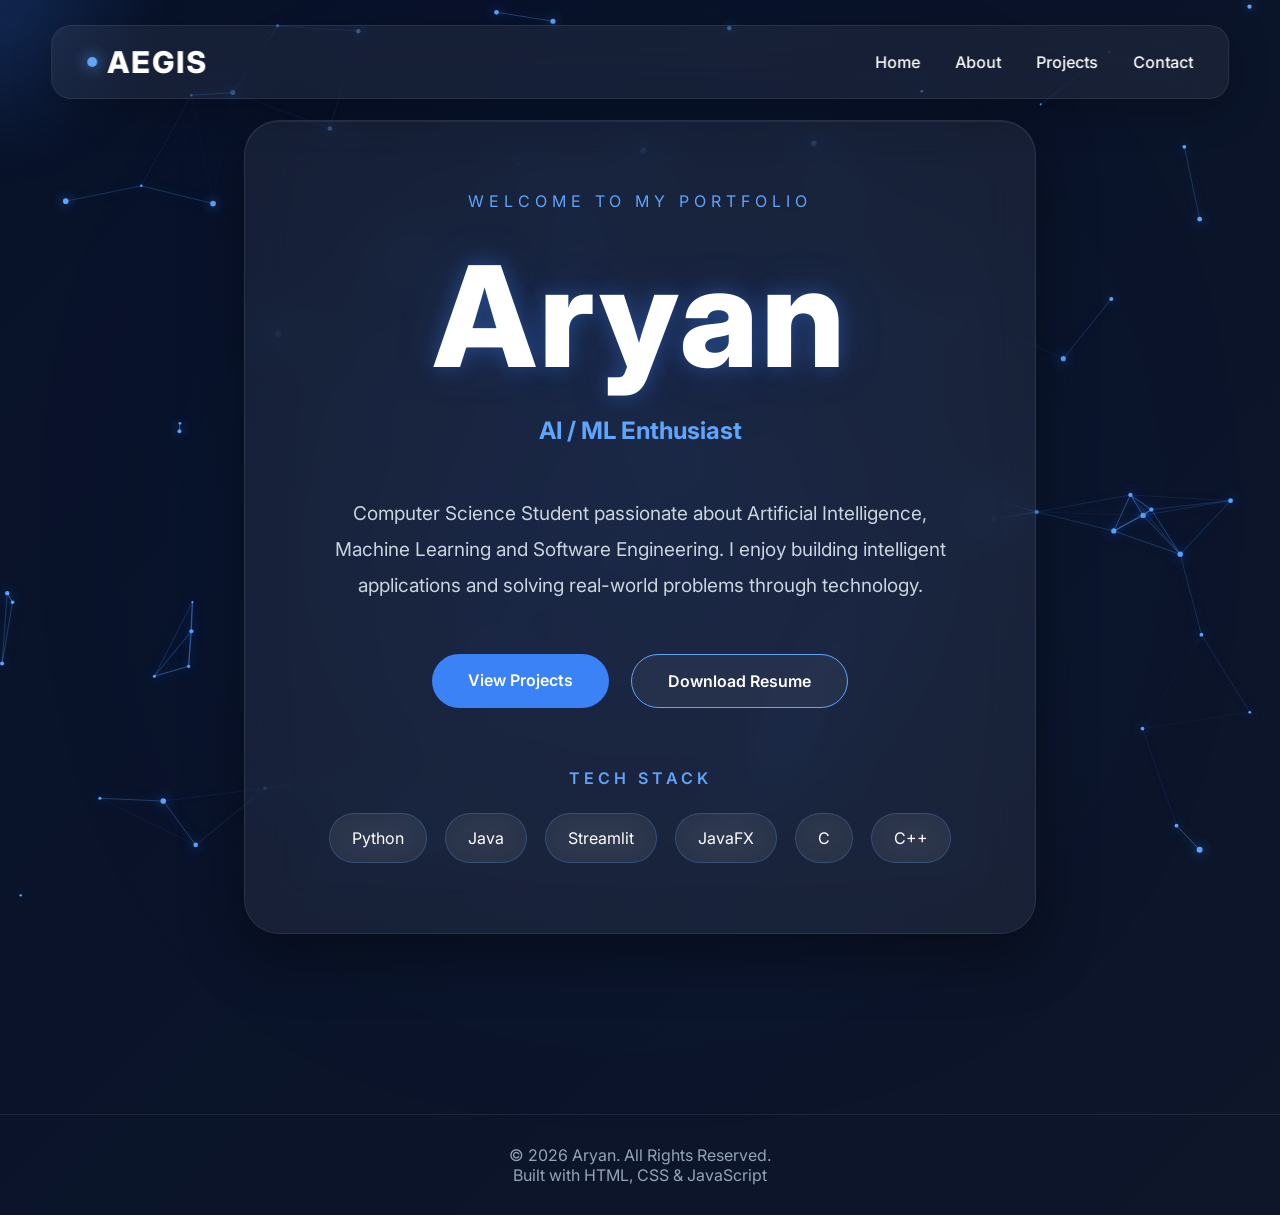
<file: index.html>
<!DOCTYPE html>
<html lang="en">

<head>

    <meta charset="UTF-8">

    <meta name="viewport"
          content="width=device-width, initial-scale=1.0">

    <title>Aryan | Project AEGIS</title>

    <meta name="description"
          content="AI/ML Engineer and Software Engineer Portfolio">

    <link rel="preconnect"
          href="https://fonts.googleapis.com">

    <link rel="preconnect"
          href="https://fonts.gstatic.com"
          crossorigin>

    <link href="https://fonts.googleapis.com/css2?family=Inter:wght@300;400;500;600;700;800&family=JetBrains+Mono:wght@400;500&family=Space+Grotesk:wght@400;500;700&display=swap"
          rel="stylesheet">

    <link rel="stylesheet"
          href="style.css">

</head>

<body>
    <!-- <script src="script.js"></script> -->

    <div id="cursor-glow"></div>
    <!-- Background Canvas -->
    <canvas id="bg-canvas"></canvas>

    <!-- Navigation -->
    <nav class="navbar">
        <div class="logo">
    <span class="logo-dot"></span>
    AEGIS
</div>

        <ul class="nav-links">
            <li><a href="index.html">Home</a></li>
<li><a href="about.html">About</a></li>
<li><a href="projects.html">Projects</a></li>
<li><a href="contact.html">Contact</a></li>
        </ul>
    </nav>

    <!-- Hero -->
    <section id="home" class="hero">
<div class="hero-glow"></div>
        <div class="hero-text">

           <p class="tag">WELCOME TO MY PORTFOLIO</p>

<h1>Aryan</h1>

<h2><span id="typing"></span></h2>

<p class="description">
    Computer Science Student passionate about Artificial Intelligence, Machine Learning and Software Engineering. I enjoy building intelligent applications and solving real-world problems through technology.
</p>
            <div class="buttons">

<a href="projects.html"
class="btn primary">

View Projects

</a>

<a href="Aryan_Resume.pdf"
   class="btn secondary"
   download>
    Download Resume
</a>
</div>

<div class="tech-stack">

    <p>Tech Stack</p>

    <div class="tech-list">

        <span>Python</span>
        <span>Java</span>
        <span>Streamlit</span>
        <span>JavaFX</span>
        <span>C</span>
        <span>C++</span>

    </div>

</div>

        </div>

    </section>

    <script src="script.js"></script>

    <footer class="footer">

    <p>© 2026 Aryan. All Rights Reserved.</p>

    <p>Built with HTML, CSS & JavaScript</p>

</footer>

</body>

</html>
</file>
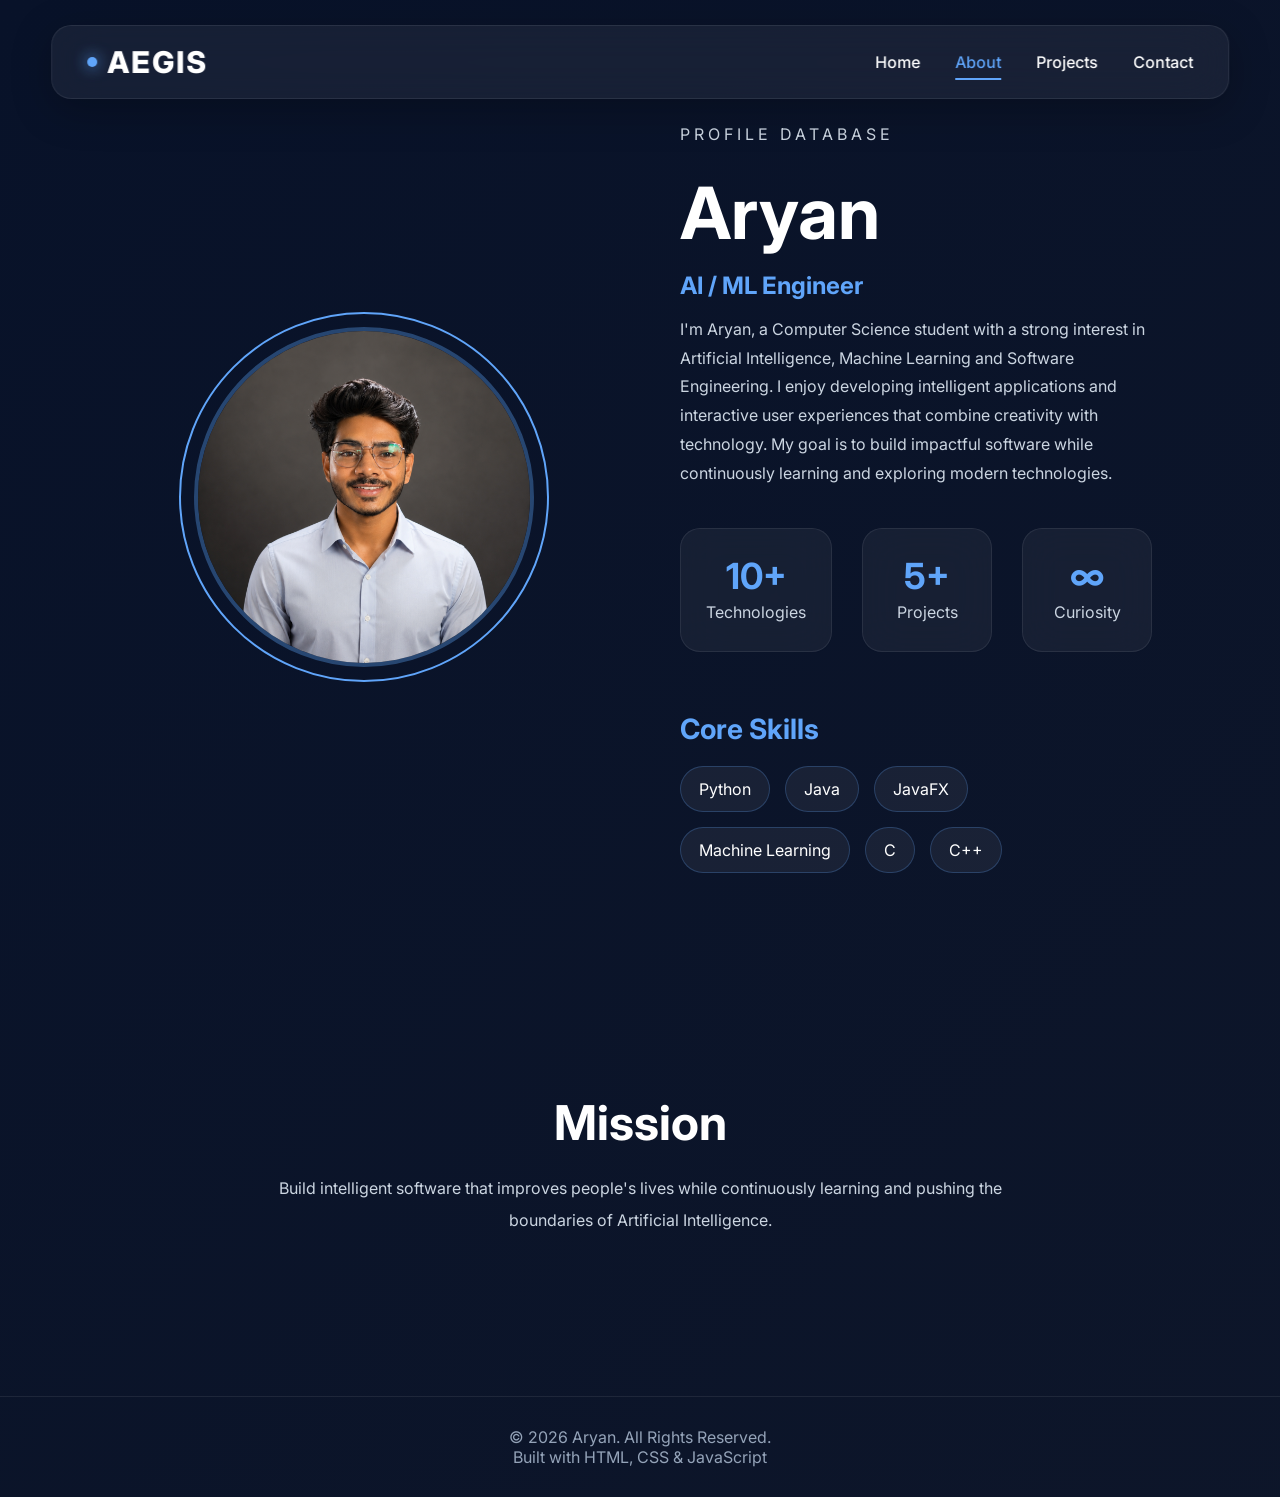
<file: about.html>
<!DOCTYPE html>
<html lang="en">

<head>

    <meta charset="UTF-8">
    <meta name="viewport" content="width=device-width, initial-scale=1.0">

    <title>About | Aryan</title>

    <link rel="stylesheet" href="style.css">

    <link rel="preconnect" href="https://fonts.googleapis.com">

    <link rel="preconnect" href="https://fonts.gstatic.com" crossorigin>

    <link href="https://fonts.googleapis.com/css2?family=Inter:wght@300;400;600;700&family=Space+Grotesk:wght@400;700&display=swap" rel="stylesheet">

</head>

<body>

<canvas id="bg-canvas"></canvas>

<nav class="navbar">

    <div class="logo">
    <span class="logo-dot"></span>
    AEGIS
</div>

    <ul class="nav-links">

        <li><a href="index.html">Home</a></li>

        <li><a href="about.html" class="active">About</a></li>

        <li><a href="projects.html">Projects</a></li>

        <li><a href="contact.html">Contact</a></li>

    </ul>

</nav>

<section class="about-page">

    <div class="profile-card">

        <div class="profile-image">

            <div class="ring"></div>

            <img src="Profile.PNG" alt="Aryan">

        </div>

    </div>

    <div class="profile-info">

        <p class="small-title">

            PROFILE DATABASE

        </p>

        <h1>

            Aryan

        </h1>

        <h2>

            AI / ML Engineer

        </h2>

        <p>

            I'm Aryan, a Computer Science student with a strong interest in Artificial Intelligence, Machine Learning and Software Engineering. I enjoy developing intelligent applications and interactive user experiences that combine creativity with technology. My goal is to build impactful software while continuously learning and exploring modern technologies.

        </p>

        <div class="stats">

            <div class="stat">

                <h3>10+</h3>

                <p>Technologies</p>

            </div>

            <div class="stat">

                <h3>5+</h3>

                <p>Projects</p>

            </div>

            <div class="stat">

                <h3>∞</h3>

                <p>Curiosity</p>

            </div>

        </div>
        <div class="skills-list">


            <h3>Core Skills</h3>

<ul>

<li>Python</li>

<li>Java</li>

<li>JavaFX</li>

<li>Machine Learning</li>

<li>C</li>

<li>C++</li>

</ul>

</div>

    </div>

</section>

<section class="mission">

<h2>Mission</h2>

<p>

Build intelligent software that improves people's lives while continuously
learning and pushing the boundaries of Artificial Intelligence.

</p>

</section>

<script src="script.js"></script>

<footer class="footer">

    <p>© 2026 Aryan. All Rights Reserved.</p>

    <p>Built with HTML, CSS & JavaScript</p>

</footer>

</body>

</html>
</file>
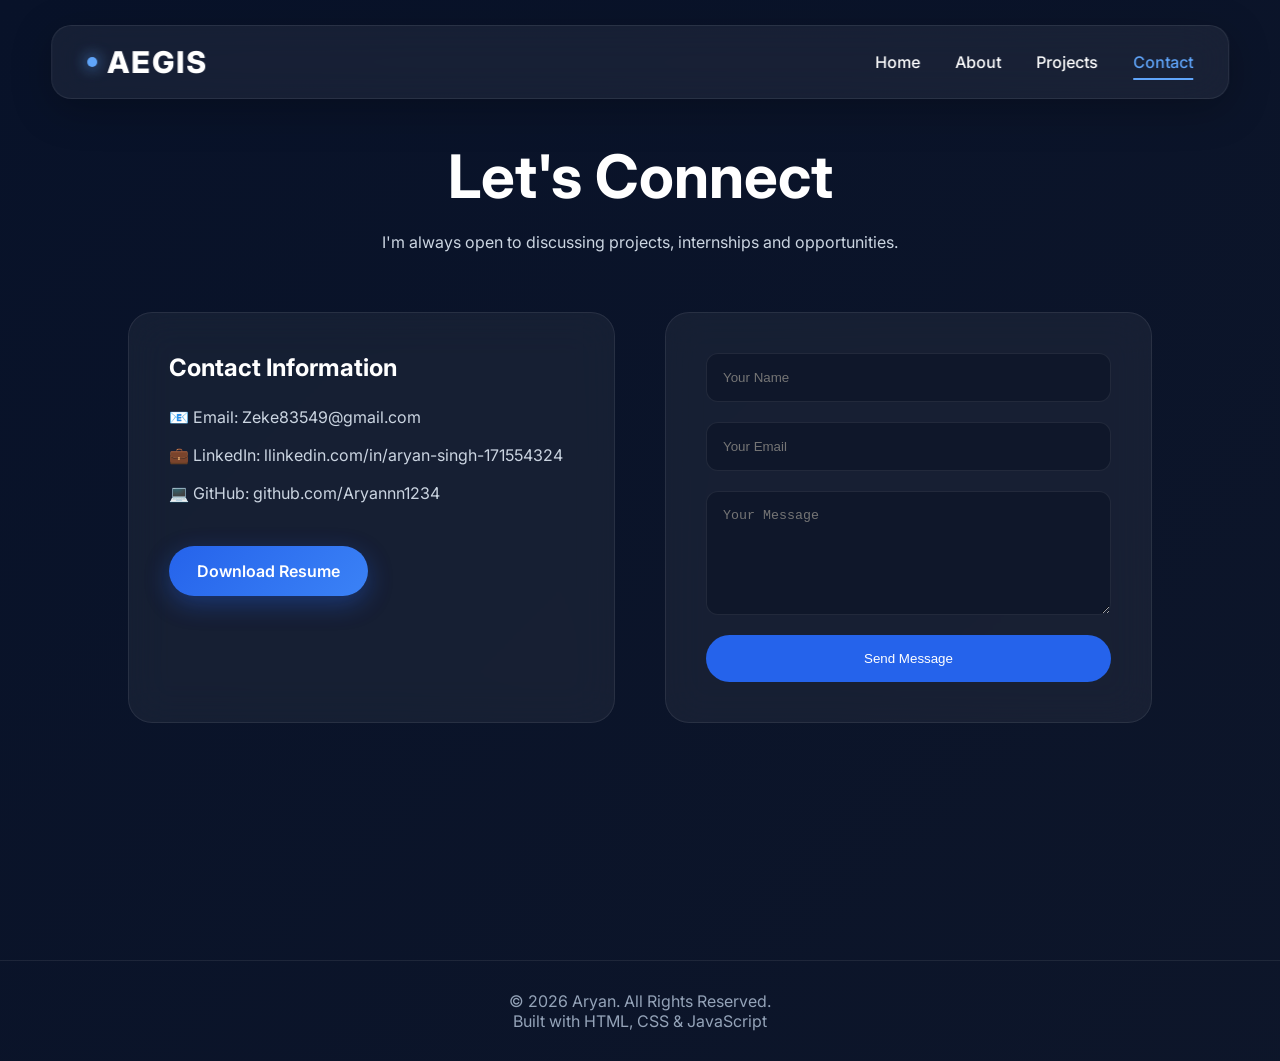
<file: contact.html>
<!DOCTYPE html>
<html lang="en">
<head>
    <meta charset="UTF-8">
    <meta name="viewport" content="width=device-width, initial-scale=1.0">
    <title>Contact | Aryan</title>

    <link rel="stylesheet" href="style.css">

    <link rel="preconnect" href="https://fonts.googleapis.com">
    <link rel="preconnect" href="https://fonts.gstatic.com" crossorigin>

    <link href="https://fonts.googleapis.com/css2?family=Inter:wght@300;400;600;700&family=Space+Grotesk:wght@400;700&display=swap" rel="stylesheet">
</head>

<body>

<canvas id="bg-canvas"></canvas>

<nav class="navbar">

    <div class="logo">
    <span class="logo-dot"></span>
    AEGIS
</div>

    <ul class="nav-links">
        <li><a href="index.html">Home</a></li>
        <li><a href="about.html">About</a></li>
        <li><a href="projects.html">Projects</a></li>
        <li><a href="contact.html" class="active">Contact</a></li>
    </ul>

</nav>

<section class="contact-page">

    <h1>Let's Connect</h1>

    <p class="contact-subtitle">
        I'm always open to discussing projects, internships and opportunities.
    </p>

    <div class="contact-container">

        <div class="contact-info">

            <h2>Contact Information</h2>

            <p>📧 Email: Zeke83549@gmail.com</p>

            <p>💼 LinkedIn: llinkedin.com/in/aryan-singh-171554324</p>

            <p>💻 GitHub: github.com/Aryannn1234</p>

           <a href="Aryan_Resume.pdf"
   class="resume-btn"
   download>
    Download Resume
</a>

        </div>

        <form
action="https://formsubmit.co/zeke83549@gmail.com"
method="POST"
class="contact-form">

<input type="hidden" name="_template" value="table">

<input type="hidden" name="_subject" value="New Portfolio Message!">

<input type="hidden" name="_captcha" value="false">

            <input type="text"
                   placeholder="Your Name"
                   required>

            <input type="email"
                   placeholder="Your Email"
                   required>

            <textarea
                placeholder="Your Message"
                rows="6"
                required></textarea>

                <input type="hidden" name="_captcha" value="false">

            <button type="submit">
                Send Message
            </button>

        </form>

    </div>

</section>

<script src="script.js"></script>

<footer class="footer">

    <p>© 2026 Aryan. All Rights Reserved.</p>

    <p>Built with HTML, CSS & JavaScript</p>

</footer>

</body>
</html>
</file>
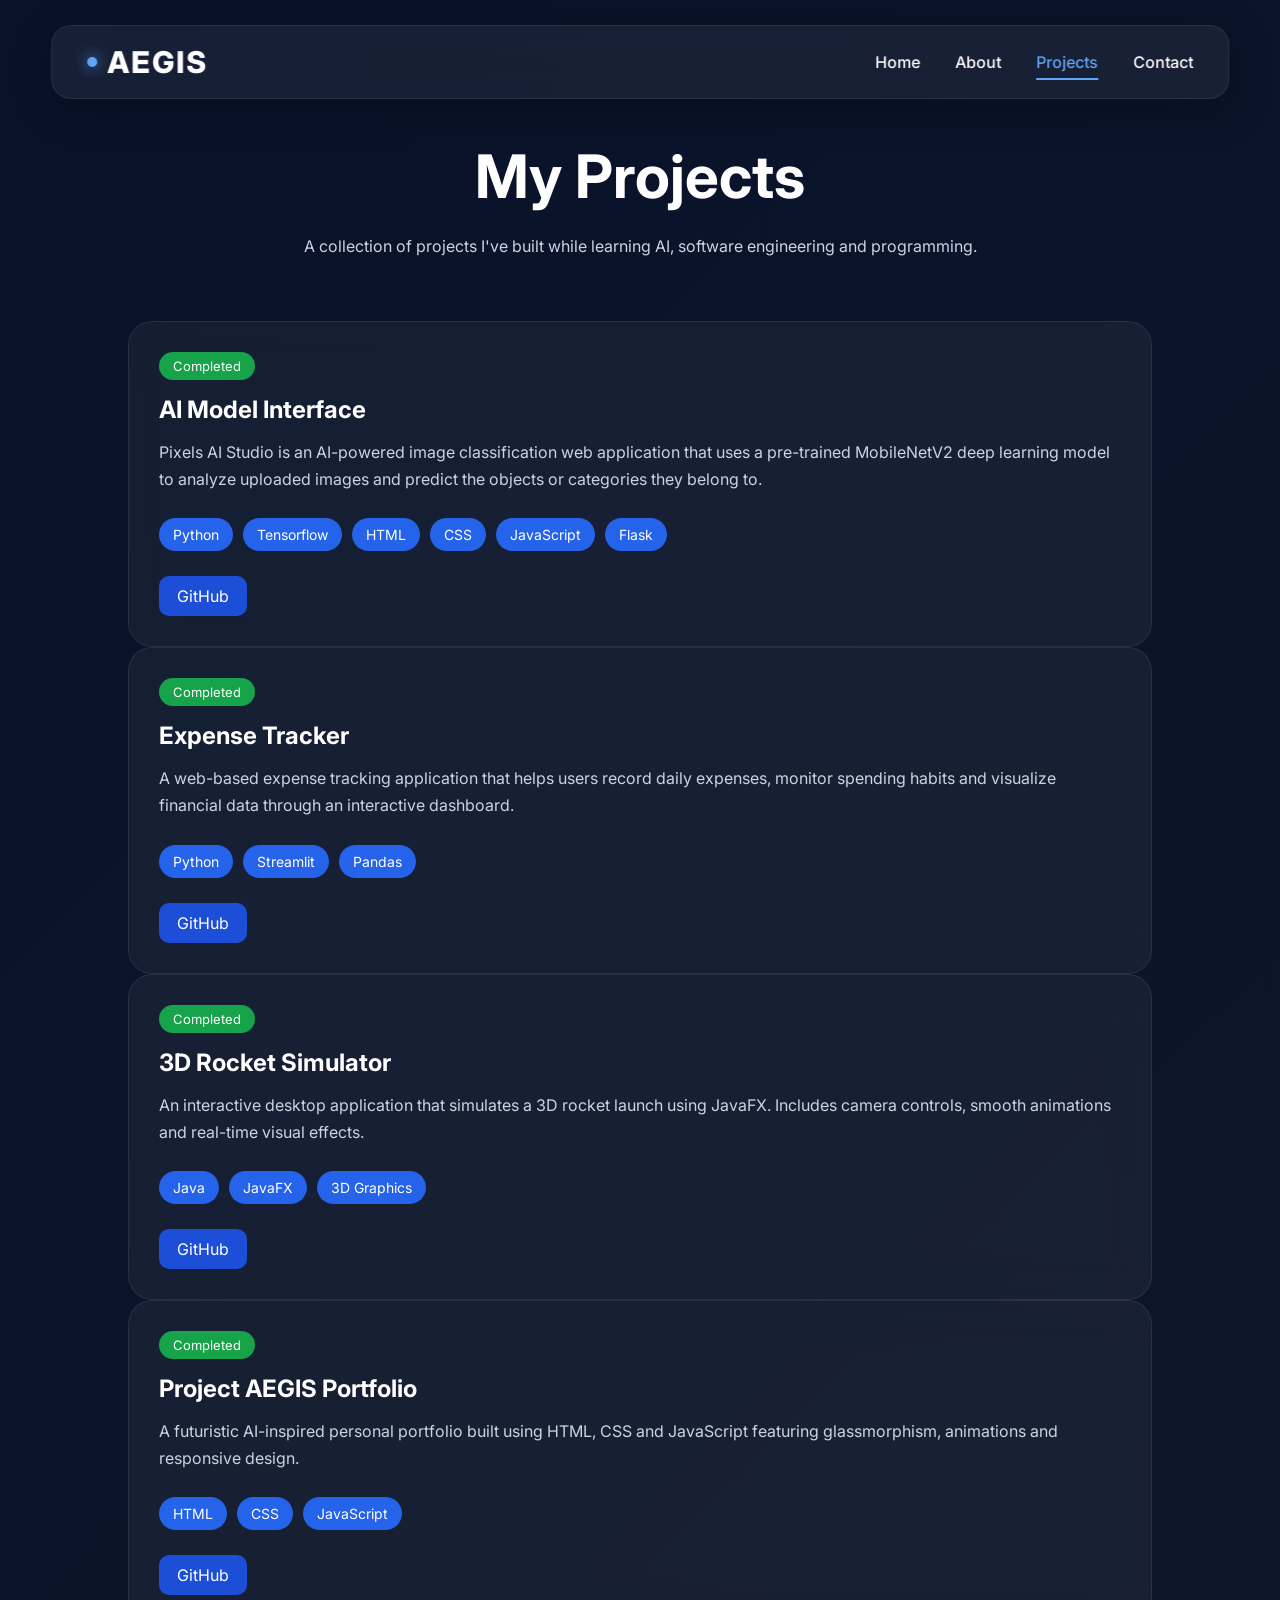
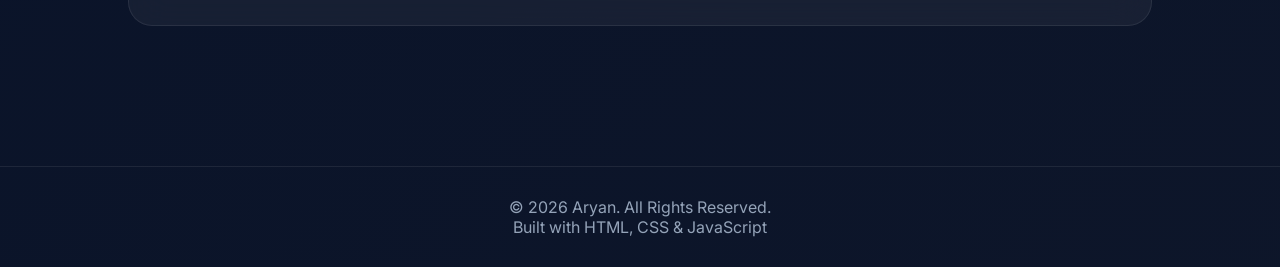
<file: projects.html>
<!DOCTYPE html>
<html lang="en">

<head>
    <meta charset="UTF-8">
    <meta name="viewport" content="width=device-width, initial-scale=1.0">
    <title>Projects | Aryan</title>

    <link rel="stylesheet" href="style.css">

    <link rel="preconnect" href="https://fonts.googleapis.com">
    <link rel="preconnect" href="https://fonts.gstatic.com" crossorigin>

    <link href="https://fonts.googleapis.com/css2?family=Inter:wght@300;400;600;700&family=Space+Grotesk:wght@400;700&display=swap" rel="stylesheet">
</head>

<body>

<canvas id="bg-canvas"></canvas>

<nav class="navbar">

   <div class="logo">
    <span class="logo-dot"></span>
    AEGIS
</div>

    <ul class="nav-links">
        <li><a href="index.html">Home</a></li>
        <li><a href="about.html">About</a></li>
        <li><a href="projects.html" class="active">Projects</a></li>
        <li><a href="contact.html">Contact</a></li>
    </ul>

</nav>

<section class="projects-page">

    <h1>My Projects</h1>

    <p class="project-subtitle">
        A collection of projects I've built while learning AI, software engineering and programming.
    </p>

    <div class="project-grid">

       <div class="project-card">
<div class="project-status completed">
    Completed
</div>
           <h2>AI Model Interface</h2>

<p>

Pixels AI Studio is an AI-powered image classification web application that uses a pre-trained MobileNetV2 deep learning model to analyze uploaded images and predict the objects or categories they belong to.

</p>

<div class="tags">

<span>Python</span>

<span>Tensorflow</span>

<span>HTML</span> 

<span>CSS</span>

<span>JavaScript</span>

<span>Flask</span>

</div>

<div class="card-buttons">

    <a href="YOUR_GITHUB_REPO_LINK" target="_blank">
        GitHub
    </a>

</div>

</div>
        </div>

        <div class="project-card">
<div class="project-status completed">
    Completed
</div>
<h2>Expense Tracker</h2>

<p>

A web-based expense tracking application that helps users record daily expenses, monitor spending habits and visualize financial data through an interactive dashboard.

</p>

<div class="tags">

<span>Python</span>

<span>Streamlit</span>

<span>Pandas</span>

</div>

<div class="card-buttons">

    <a href="YOUR_GITHUB_REPO_LINK" target="_blank">
        GitHub
    </a>

</div>

</div>
        </div>

        <div class="project-card">
<div class="project-status completed">
    Completed
</div>
<h2>3D Rocket Simulator</h2>

<p>

An interactive desktop application that simulates a 3D rocket launch using JavaFX. Includes camera controls, smooth animations and real-time visual effects.

</p>

<div class="tags">

<span>Java</span>

<span>JavaFX</span>

<span>3D Graphics</span>

</div>

<div class="card-buttons">

    <a href="YOUR_GITHUB_REPO_LINK" target="_blank">
        GitHub
    </a>

</div>

</div>

        </div>

       <div class="project-card">
<div class="project-status completed">
    Completed
</div>
<h2>Project AEGIS Portfolio</h2>

<p>

A futuristic AI-inspired personal portfolio built using HTML, CSS and JavaScript featuring glassmorphism, animations and responsive design.

</p>

<div class="tags">

<span>HTML</span>

<span>CSS</span>

<span>JavaScript</span>

</div>

<div class="card-buttons">

    <a href="YOUR_GITHUB_REPO_LINK" target="_blank">
        GitHub
    </a>

</div>

</div>
        </div>

    </div>

</section>

<script src="script.js"></script>

<footer class="footer">

    <p>© 2026 Aryan. All Rights Reserved.</p>

    <p>Built with HTML, CSS & JavaScript</p>

</footer>

</body>

</html>
</file>
<file: style.css>
:root{
    --bg:#030712;
    --primary:#3b82f6;
    --secondary:#60a5fa;
    --text:#ffffff;
    --glass:rgba(255,255,255,.08);
}

*{
    margin:0;
    padding:0;
    box-sizing:border-box;
}

html{
    scroll-behavior:smooth;
}

body{

    background:

    linear-gradient(

    -45deg,

    #020617,

    #071327,

    #0f172a,

    #081229

    );

    background-size:400% 400%;

    animation:gradientMove 12s ease infinite;

    color:white;

    font-family:Inter,sans-serif;

    overflow-x:hidden;

}

#bg-canvas{

    position:fixed;

    inset:0;

    width:100%;

    height:100%;

    z-index:-10;

    pointer-events:none;

}

.navbar{

    position:fixed;

    top:25px;

    left:50%;

    transform:translateX(-50%);

    width:92%;

    max-width:1250px;

    display:flex;

    justify-content:space-between;

    align-items:center;

    padding:18px 35px;

    border-radius:20px;

    background:rgba(255,255,255,.06);

    backdrop-filter:blur(25px);

    border:1px solid rgba(255,255,255,.08);

    box-shadow:0 10px 40px rgba(0,0,0,.25);

    z-index:999;

}

.logo{

    font-size:30px;

    font-weight:800;

    letter-spacing:3px;

    color:white;

    transition:.3s;

}

.logo:hover{

    color:#60a5fa;

    cursor:pointer;

}
.nav-links{
    display:flex;
    gap:35px;
    list-style:none;
}

.nav-links a{

    position:relative;

    color:white;

    text-decoration:none;

    font-weight:500;

    transition:.3s;

}

.nav-links a::after{

    content:"";

    position:absolute;

    left:0;

    bottom:-8px;

    width:0;

    height:2px;

    background:#60a5fa;

    transition:.3s;

}

.nav-links a:hover::after,

.nav-links a.active::after{

    width:100%;

}

.nav-links a:hover{

    color:#60a5fa;

}

.hero{

    min-height:100vh;

    display:flex;

    justify-content:center;

    align-items:center;

    padding:120px 10%;

    position:relative;

}

.hero-text{

    max-width:850px;

    text-align:center;

    padding:70px;

    border-radius:35px;

    background:rgba(255,255,255,.06);

    border:1px solid rgba(255,255,255,.08);

    backdrop-filter:blur(25px);

    box-shadow:

    0 20px 60px rgba(0,0,0,.4),

    inset 0 1px 1px rgba(255,255,255,.08);

}

.tag{
    color:var(--secondary);
    letter-spacing:5px;
    margin-bottom:20px;
}

.hero h1{

    font-size:clamp(80px,11vw,140px);

    font-weight:800;

    letter-spacing:3px;

    margin-bottom:10px;

}

.hero h2{
    margin-top:15px;
    color:var(--secondary);
    min-height:45px;
}

.description{

    max-width:650px;

    margin:35px auto;

    font-size:19px;

    line-height:1.9;

    color:#cbd5e1;

}

.buttons{

    display:flex;

    justify-content:center;

    gap:22px;

    margin-top:50px;

    flex-wrap:wrap;

}

.btn{

    padding:16px 36px;

    border-radius:999px;

    text-decoration:none;

    font-weight:600;

    transition:.35s ease;

    position:relative;

    overflow:hidden;

}

.primary{

    background:#2563eb;

    color:white;

}

.secondary{

    border:1px solid rgba(96,165,250,.5);

    color:white;

    background:rgba(255,255,255,.05);

}

.btn:hover{

    transform:translateY(-6px);

    box-shadow:

    0 15px 40px rgba(37,99,235,.45);

}

.primary{
    background:var(--primary);
    color:white;
}

.secondary{
    border:1px solid var(--secondary);
    color:white;
}

.btn:hover{
    transform:translateY(-6px);
    box-shadow:0 0 30px rgba(59,130,246,.45);
}

@media(max-width:768px){

    .nav-links{
        display:none;
    }

    .hero h1{
        font-size:64px;
    }

}
/* ===================================
   CURSOR GLOW
=================================== */

#cursor-glow{

    position:fixed;

    width:320px;

    height:320px;

    border-radius:50%;

    pointer-events:none;

    background:radial-gradient(circle,
    rgba(59,130,246,.22),
    rgba(59,130,246,.10),
    transparent 70%);

    transform:translate(-50%,-50%);

    z-index:-1;

    transition:
    left .08s linear,
    top .08s linear;

    filter:blur(25px);

}
.scroll-indicator{

    position:absolute;

    bottom:30px;

    left:50%;

    transform:translateX(-50%);

    display:flex;

    flex-direction:column;

    align-items:center;

    gap:8px;

    color:#60a5fa;

}

.scroll-indicator span{

    width:2px;

    height:45px;

    background:#60a5fa;

    animation:scrollMove 1.4s infinite;

}

@keyframes scrollMove{

    0%{

        opacity:.2;

        transform:translateY(-10px);

    }

    50%{

        opacity:1;

    }

    100%{

        opacity:.2;

        transform:translateY(10px);

    }

}
.section{

    opacity:0;

    transform:translateY(60px);

    transition:1s;

    padding:120px 10%;

}

.section.show{

    opacity:1;

    transform:translateY(0);

}
/* ==========================
ABOUT PAGE
========================== */

.about-page{

    min-height:100vh;

    display:grid;

    grid-template-columns:1fr 1fr;

    gap:80px;

    align-items:center;

    padding:120px 10%;

}

.profile-card{

    display:flex;

    justify-content:center;

}

.profile-image{

    position:relative;

    width:340px;

    height:340px;

}

.profile-image img{

    width:100%;

    height:100%;

    object-fit:cover;

    border-radius:50%;

    border:4px solid rgba(96,165,250,.35);

}

.ring{

    position:absolute;

    inset:-15px;

    border-radius:50%;

    border:2px solid #60a5fa;

    animation:spin 10s linear infinite;

}

@keyframes spin{

    from{

        transform:rotate(0deg);

    }

    to{

        transform:rotate(360deg);

    }

}

.profile-info h1{

    font-size:72px;

}

.profile-info h2{

    color:#60a5fa;

    margin:15px 0;

}

.profile-info p{

    line-height:1.8;

    color:#cbd5e1;

}

.small-title{

    letter-spacing:4px;

    color:#60a5fa;

    margin-bottom:20px;

}

.stats{

    display:flex;

    gap:30px;

    margin:40px 0 60px;

    flex-wrap:wrap;

}

.stat{

    background:rgba(255,255,255,.05);

    backdrop-filter:blur(20px);

    padding:25px;

    border-radius:20px;

    text-align:center;

    flex:1;

    border:1px solid rgba(255,255,255,.08);

}

.stat h3{

    font-size:36px;

    color:#60a5fa;

}

.mission{

    padding:100px 10%;

    text-align:center;

}

.mission h2{

    font-size:48px;

    margin-bottom:20px;

}

.mission p{

    max-width:800px;

    margin:auto;

    color:#cbd5e1;

    line-height:2;

}

.active{

    color:#60a5fa !important;

}

@media(max-width:900px){

.about-page{

grid-template-columns:1fr;

text-align:center;

}

.stats{

flex-direction:column;

}

.profile-info h1{

font-size:52px;

}

}
/* ==========================
PROJECT PAGE
========================== */

.projects-page{

    padding:140px 10% 80px;

    min-height:100vh;

}

.projects-page h1{

    text-align:center;

    font-size:60px;

    margin-bottom:20px;

}

.project-subtitle{

    text-align:center;

    color:#cbd5e1;

    max-width:700px;

    margin:0 auto 60px;

    line-height:1.8;

}

.project-grid{

    display:grid;

    grid-template-columns:repeat(auto-fit,minmax(320px,1fr));

    gap:30px;

}

.project-card{

    background:rgba(255,255,255,.05);

    backdrop-filter:blur(20px);

    border:1px solid rgba(255,255,255,.08);

    border-radius:24px;

    padding:30px;

    transition:.35s;

}

.project-card:hover{

    transform:translateY(-10px);

    border-color:#60a5fa;

    box-shadow:0 15px 40px rgba(59,130,246,.25);

}

.project-card h2{

    margin-bottom:15px;

}

.project-card p{

    color:#cbd5e1;

    line-height:1.7;

}

.tags{

    display:flex;

    flex-wrap:wrap;

    gap:10px;

    margin:25px 0;

}

.tags span{

    background:#2563eb;

    padding:8px 14px;

    border-radius:30px;

    font-size:14px;

}

.card-buttons{

    display:flex;

    gap:15px;

}

.card-buttons a{

    text-decoration:none;

    color:white;

    background:#1d4ed8;

    padding:10px 18px;

    border-radius:10px;

    transition:.3s;

}

.card-buttons a:hover{

    background:#3b82f6;

}
/* ==========================
CONTACT PAGE
========================== */

.contact-page{

    min-height:100vh;

    padding:140px 10%;

}

.contact-page h1{

    text-align:center;

    font-size:60px;

}

.contact-subtitle{

    text-align:center;

    color:#cbd5e1;

    margin:20px auto 60px;

    max-width:700px;

}

.contact-container{

    display:grid;

    grid-template-columns:1fr 1fr;

    gap:50px;

}

.contact-info,
.contact-form{

    background:rgba(255,255,255,.05);

    backdrop-filter:blur(20px);

    border:1px solid rgba(255,255,255,.08);

    padding:40px;

    border-radius:24px;

}

.contact-info h2{

    margin-bottom:25px;

}

.contact-info p{

    margin-bottom:18px;

    color:#cbd5e1;

}

.resume-btn{

    display:inline-flex;

    align-items:center;

    justify-content:center;

    gap:10px;

    margin-top:25px;

    padding:15px 28px;

    background:linear-gradient(135deg,#2563eb,#3b82f6);

    color:white;

    text-decoration:none;

    border-radius:50px;

    font-weight:600;

    transition:.35s;

    box-shadow:0 8px 25px rgba(37,99,235,.35);

}

.resume-btn:hover{

    transform:translateY(-4px);

    box-shadow:0 15px 35px rgba(37,99,235,.45);

}

.contact-form{

    display:flex;

    flex-direction:column;

    gap:20px;

}

.contact-form input,
.contact-form textarea{

    background:#0f172a;

    border:1px solid rgba(255,255,255,.08);

    color:white;

    padding:16px;

    border-radius:12px;

    outline:none;

}

.contact-form button{

    background:#2563eb;

    color:white;

    border:none;

    padding:16px;

    border-radius:50px;

    cursor:pointer;

}

.contact-form button:hover{

    background:#3b82f6;

}

@media(max-width:900px){

.contact-container{

grid-template-columns:1fr;

}

}
.project-status{
    display:inline-block;
    padding:6px 14px;
    background:#16a34a;
    color:white;
    border-radius:20px;
    font-size:13px;
    margin-bottom:15px;
}
.footer{
    padding:30px;
    text-align:center;
    color:#94a3b8;
    border-top:1px solid rgba(255,255,255,.08);
    margin-top:60px;
}
.skills-list{

    margin-top:30px;

}

.skills-list h3{

    margin-bottom:20px;

    color:#60a5fa;

    font-size:28px;

}

.skills-list ul{

    display:flex;

    flex-wrap:wrap;

    gap:15px;

    list-style:none;

}

.skills-list li{

    background:rgba(255,255,255,.06);

    border:1px solid rgba(96,165,250,.25);

    padding:12px 18px;

    border-radius:30px;

    transition:.3s;

}

.skills-list li:hover{

    transform:translateY(-4px);

    background:#2563eb;

}
.hero h1{

    text-shadow:

    0 0 20px rgba(59,130,246,.35),

    0 0 50px rgba(59,130,246,.15);

}
@keyframes gradientMove{

0%{

background-position:0% 50%;

}

50%{

background-position:100% 50%;

}

100%{

background-position:0% 50%;

}

}
.hero-glow{

    position:absolute;

    width:500px;

    height:500px;

    background:#2563eb;

    filter:blur(180px);

    opacity:.18;

    border-radius:50%;

    animation:pulseGlow 5s infinite;

}
@keyframes pulseGlow{

0%,100%{

transform:scale(1);

}

50%{

transform:scale(1.2);

}

}
/* ==========================
TECH STACK
========================== */

.tech-stack{

    margin-top:60px;

}

.tech-stack p{

    color:#60a5fa;

    text-transform:uppercase;

    letter-spacing:4px;

    margin-bottom:25px;

    font-weight:600;

}

.tech-list{

    display:flex;

    justify-content:center;

    flex-wrap:wrap;

    gap:18px;

}

.tech-list span{

    padding:14px 22px;

    border-radius:40px;

    background:rgba(255,255,255,.05);

    border:1px solid rgba(96,165,250,.25);

    backdrop-filter:blur(20px);

    transition:.35s;

    cursor:default;

}

.tech-list span:hover{

    transform:translateY(-5px) scale(1.05);

    background:#2563eb;

    box-shadow:0 10px 30px rgba(37,99,235,.35);

}
.logo{
    display:flex;
    align-items:center;
    gap:10px;

    font-size:28px;
    font-weight:800;
    letter-spacing:2px;
}

.logo-dot{
    width:10px;
    height:10px;
    border-radius:50%;
    background:#60a5fa;
    box-shadow:0 0 15px #60a5fa;
}
.logo{

    display:flex;

    align-items:center;

    gap:10px;

    font-size:30px;

    font-weight:800;

    letter-spacing:2px;

}

.logo-dot{

    width:10px;

    height:10px;

    border-radius:50%;

    background:#60a5fa;

    box-shadow:0 0 15px #60a5fa;

}
</file>
